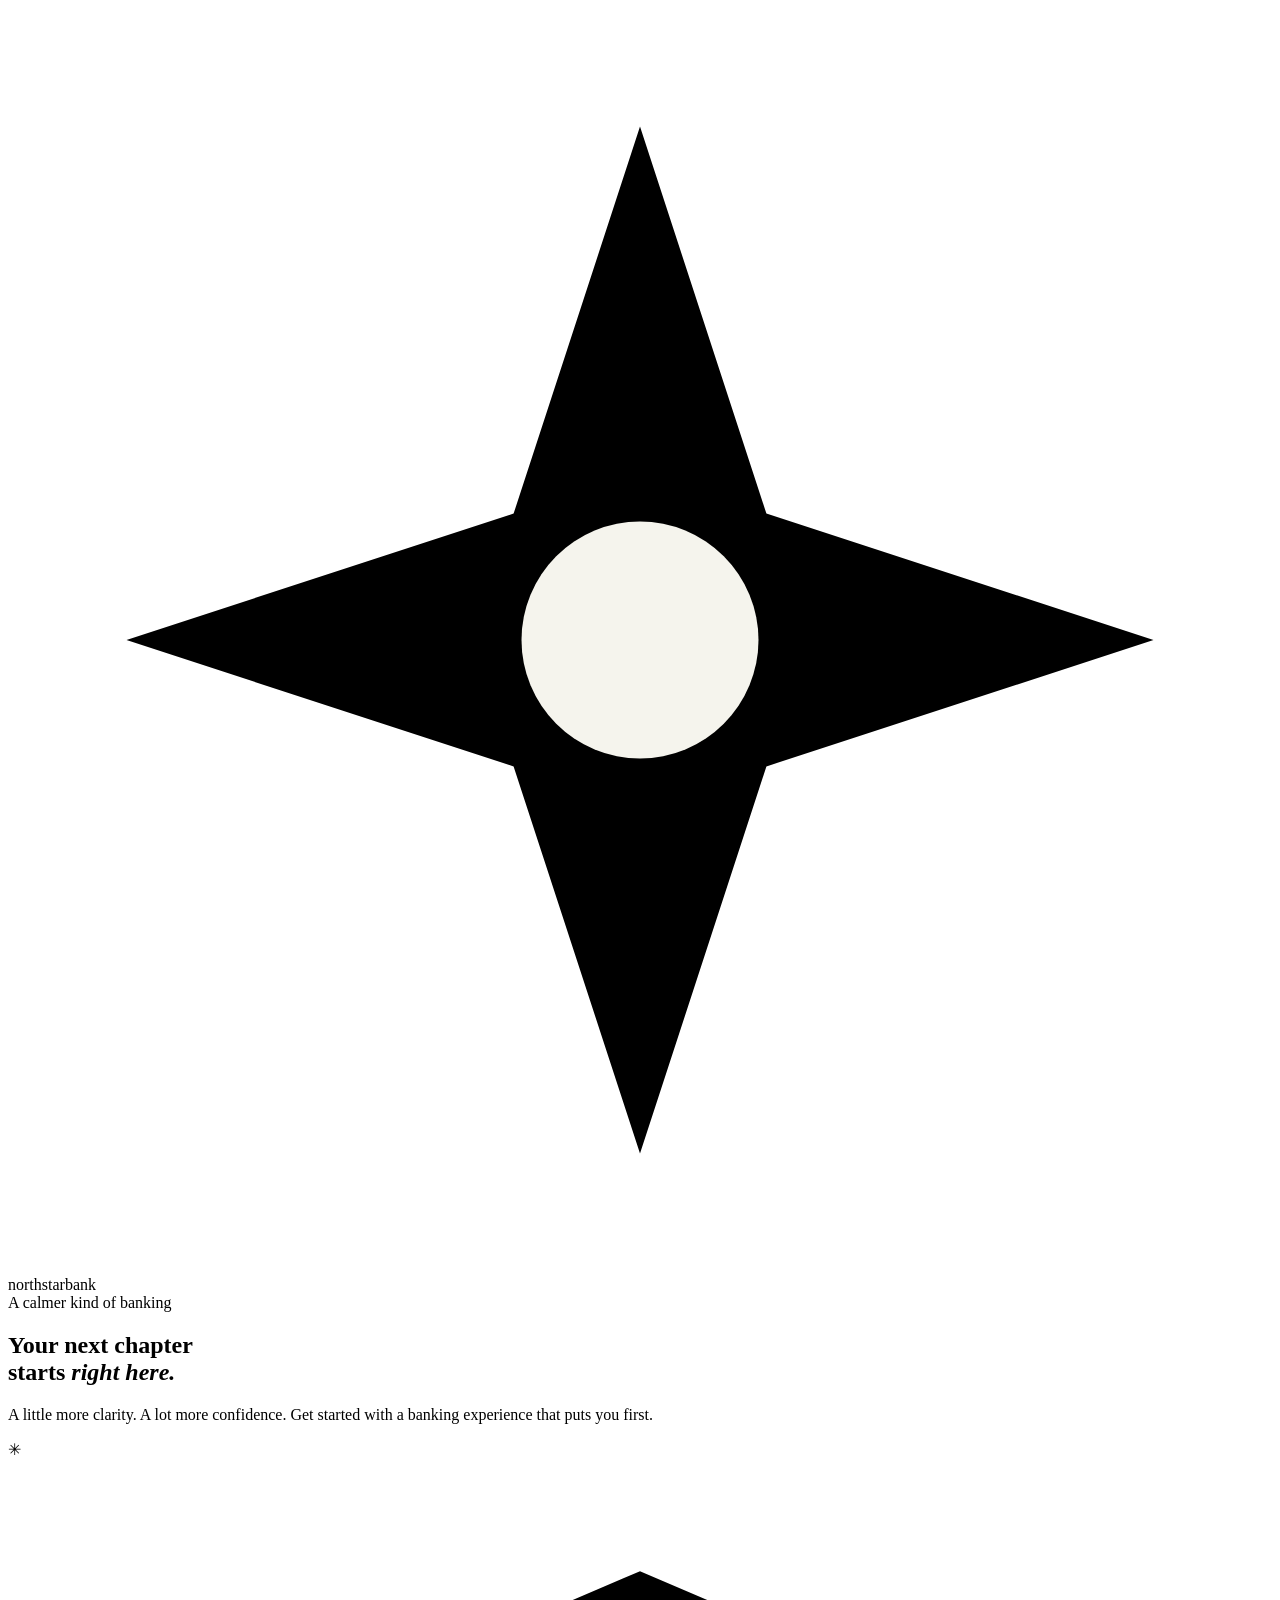
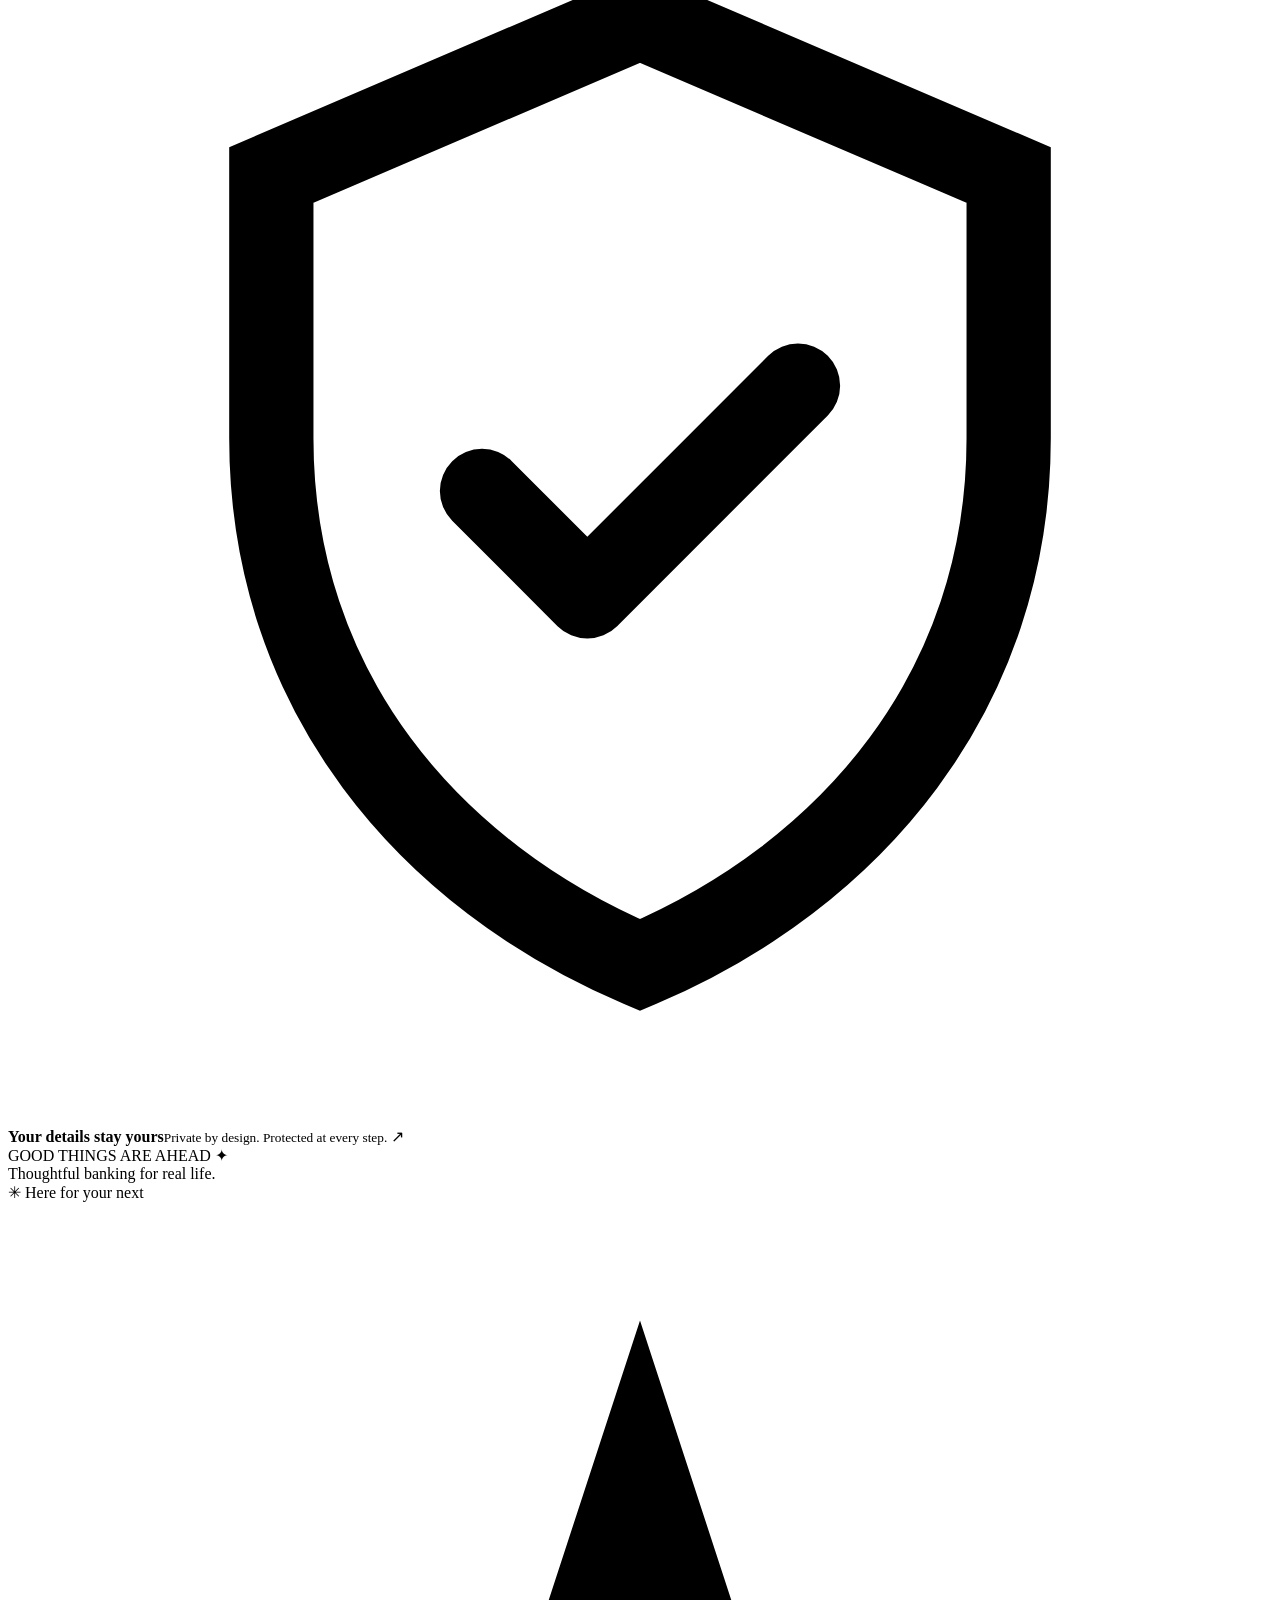
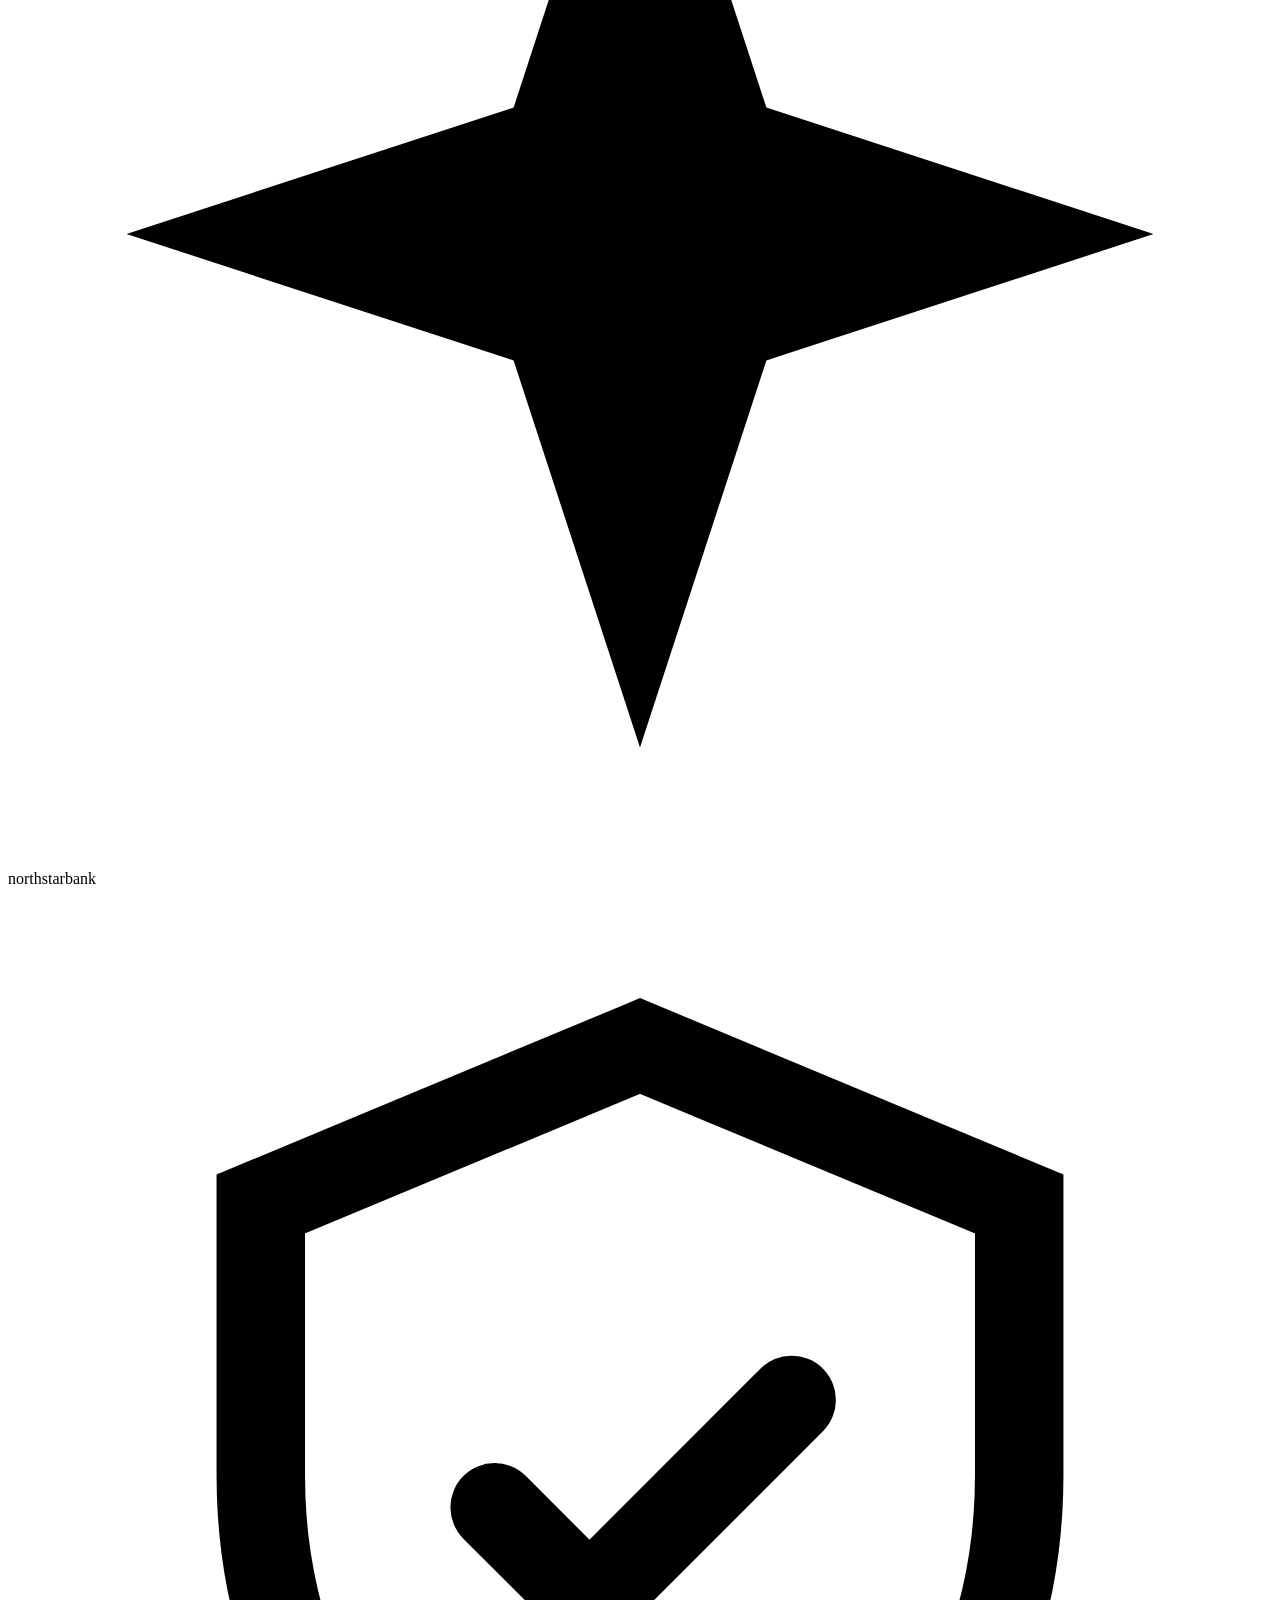
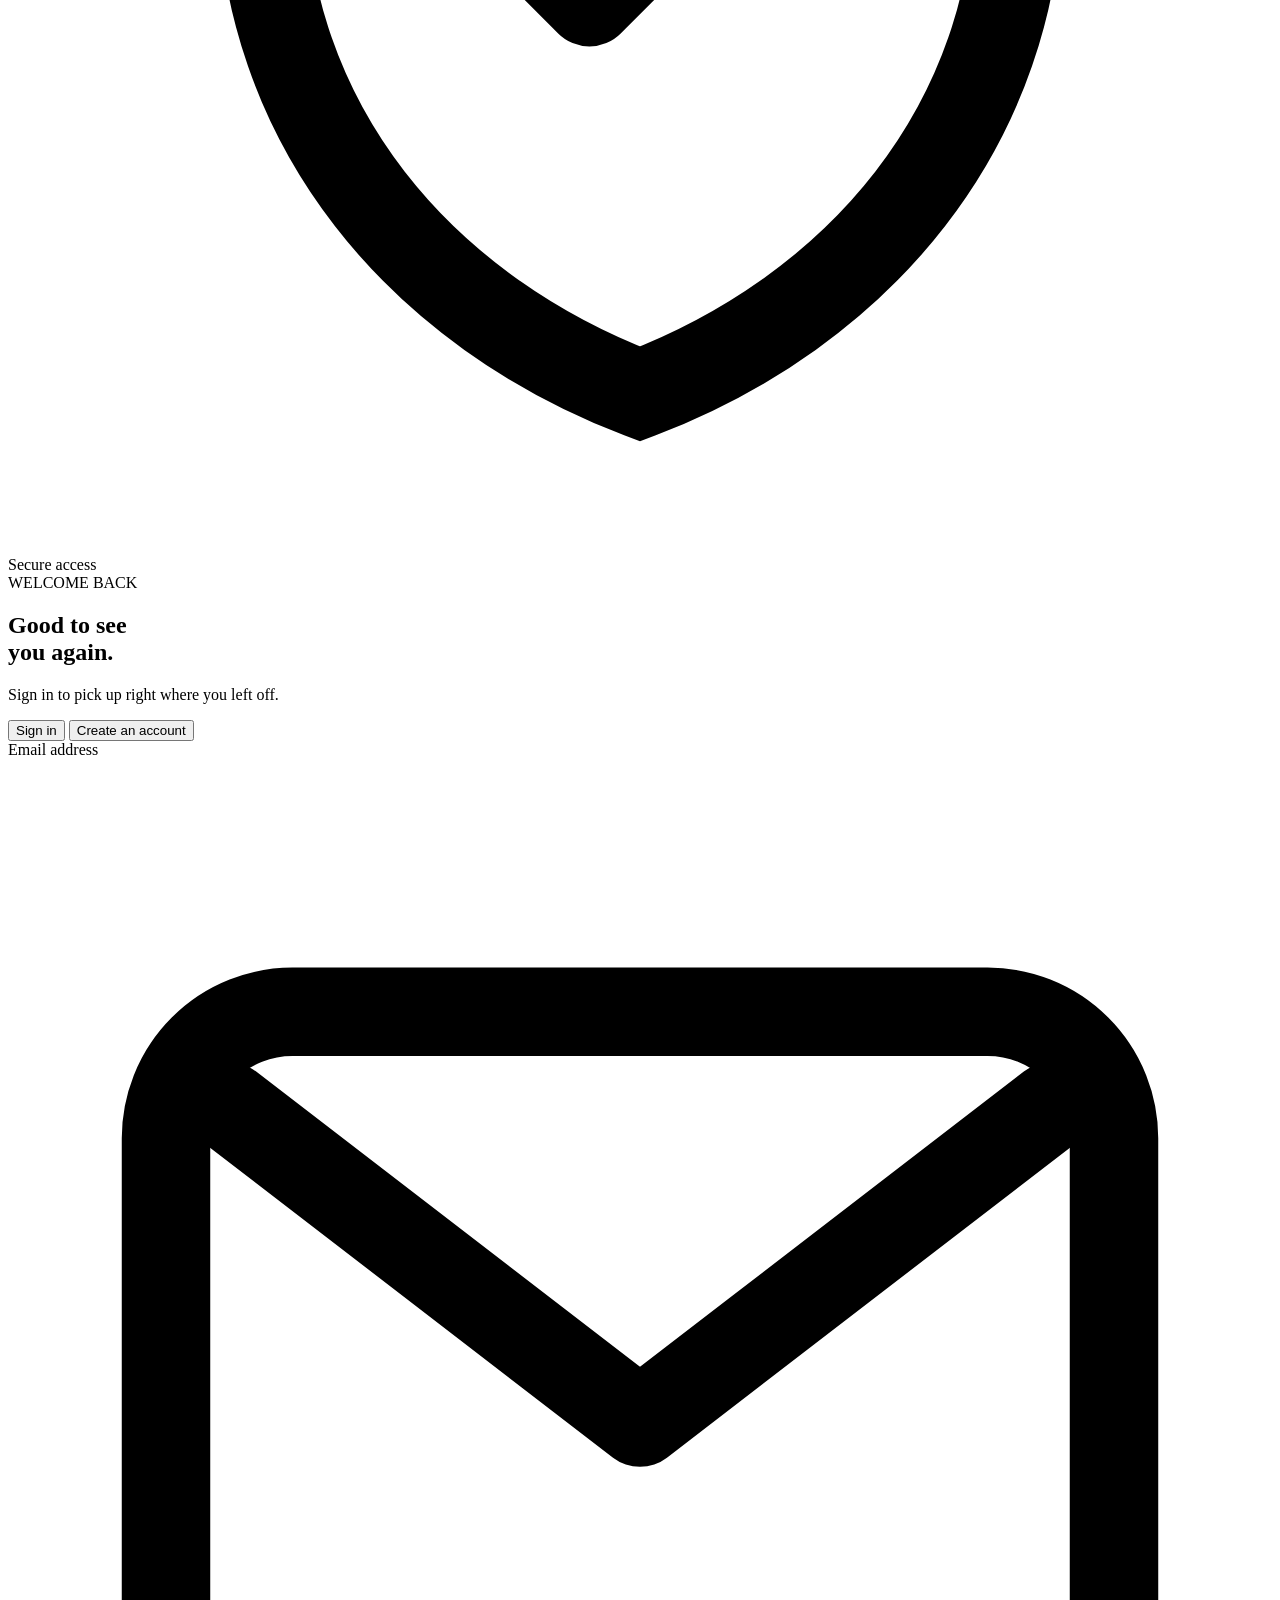
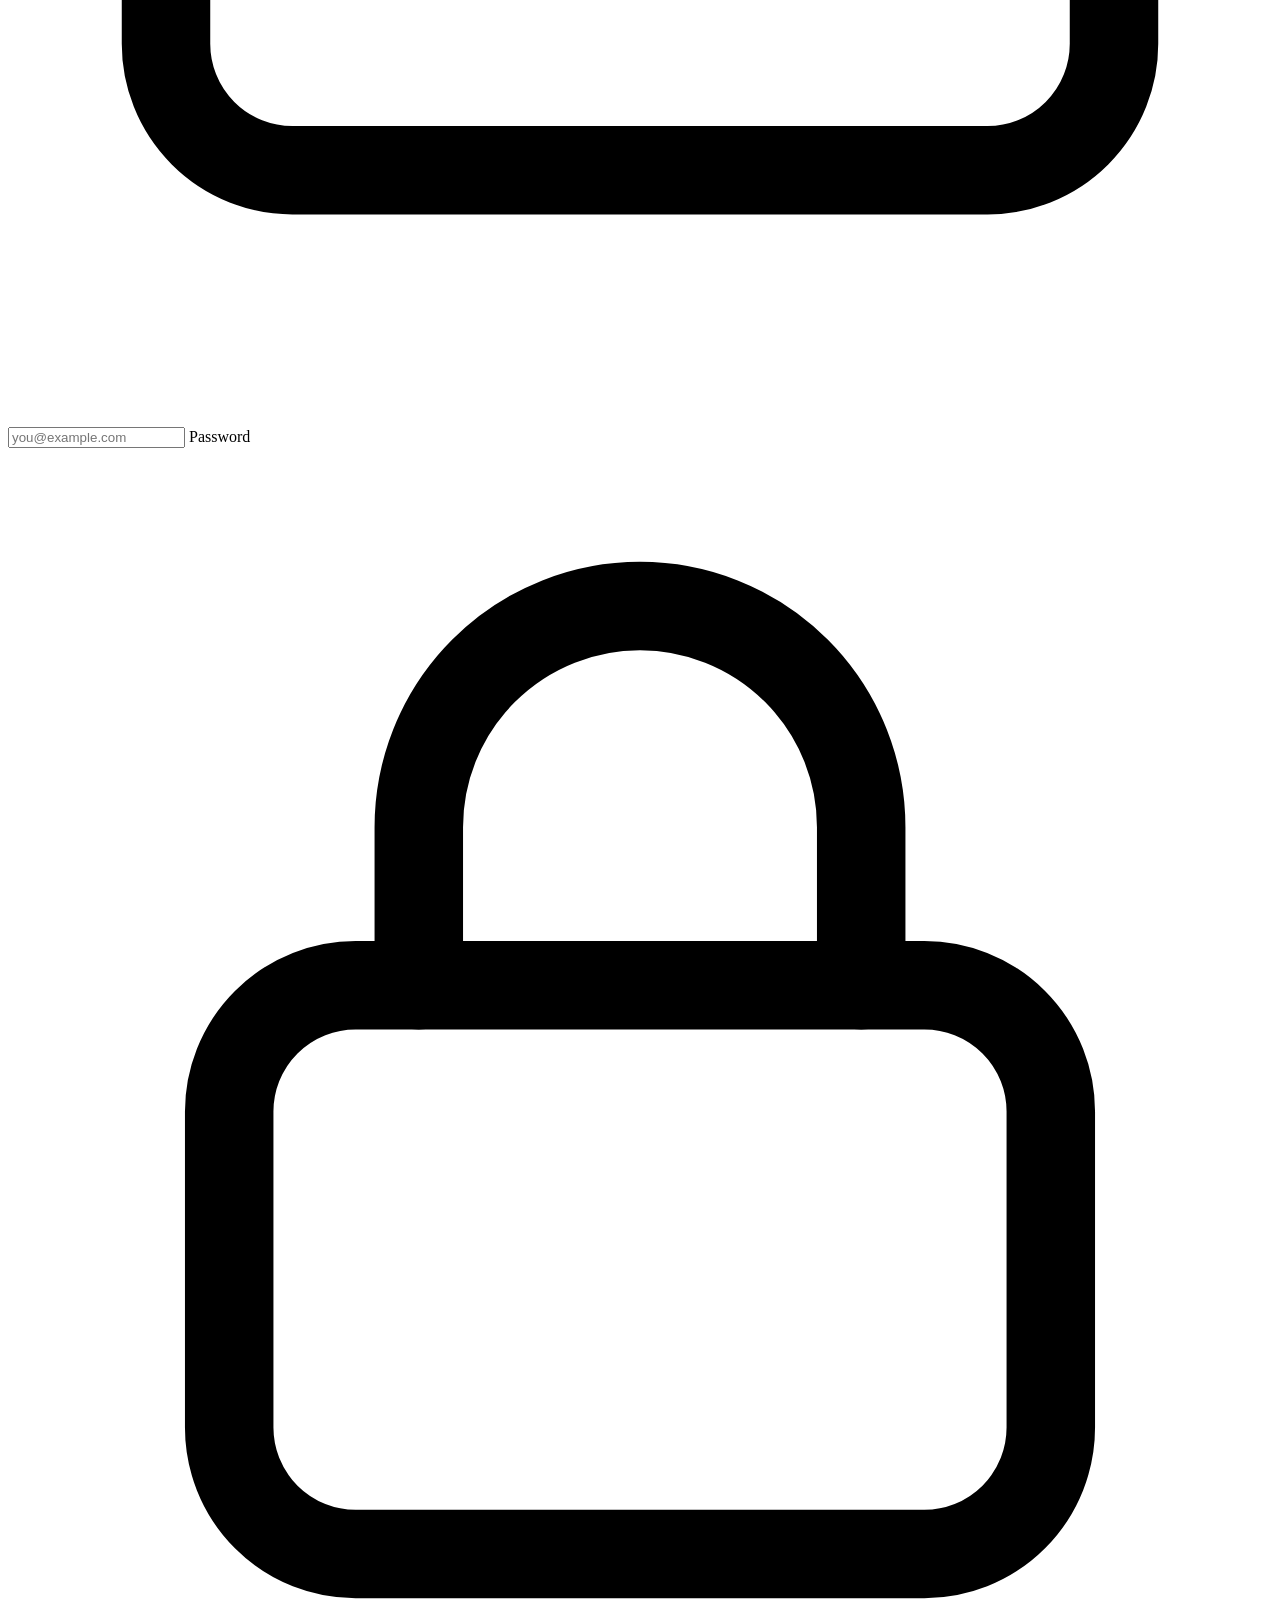
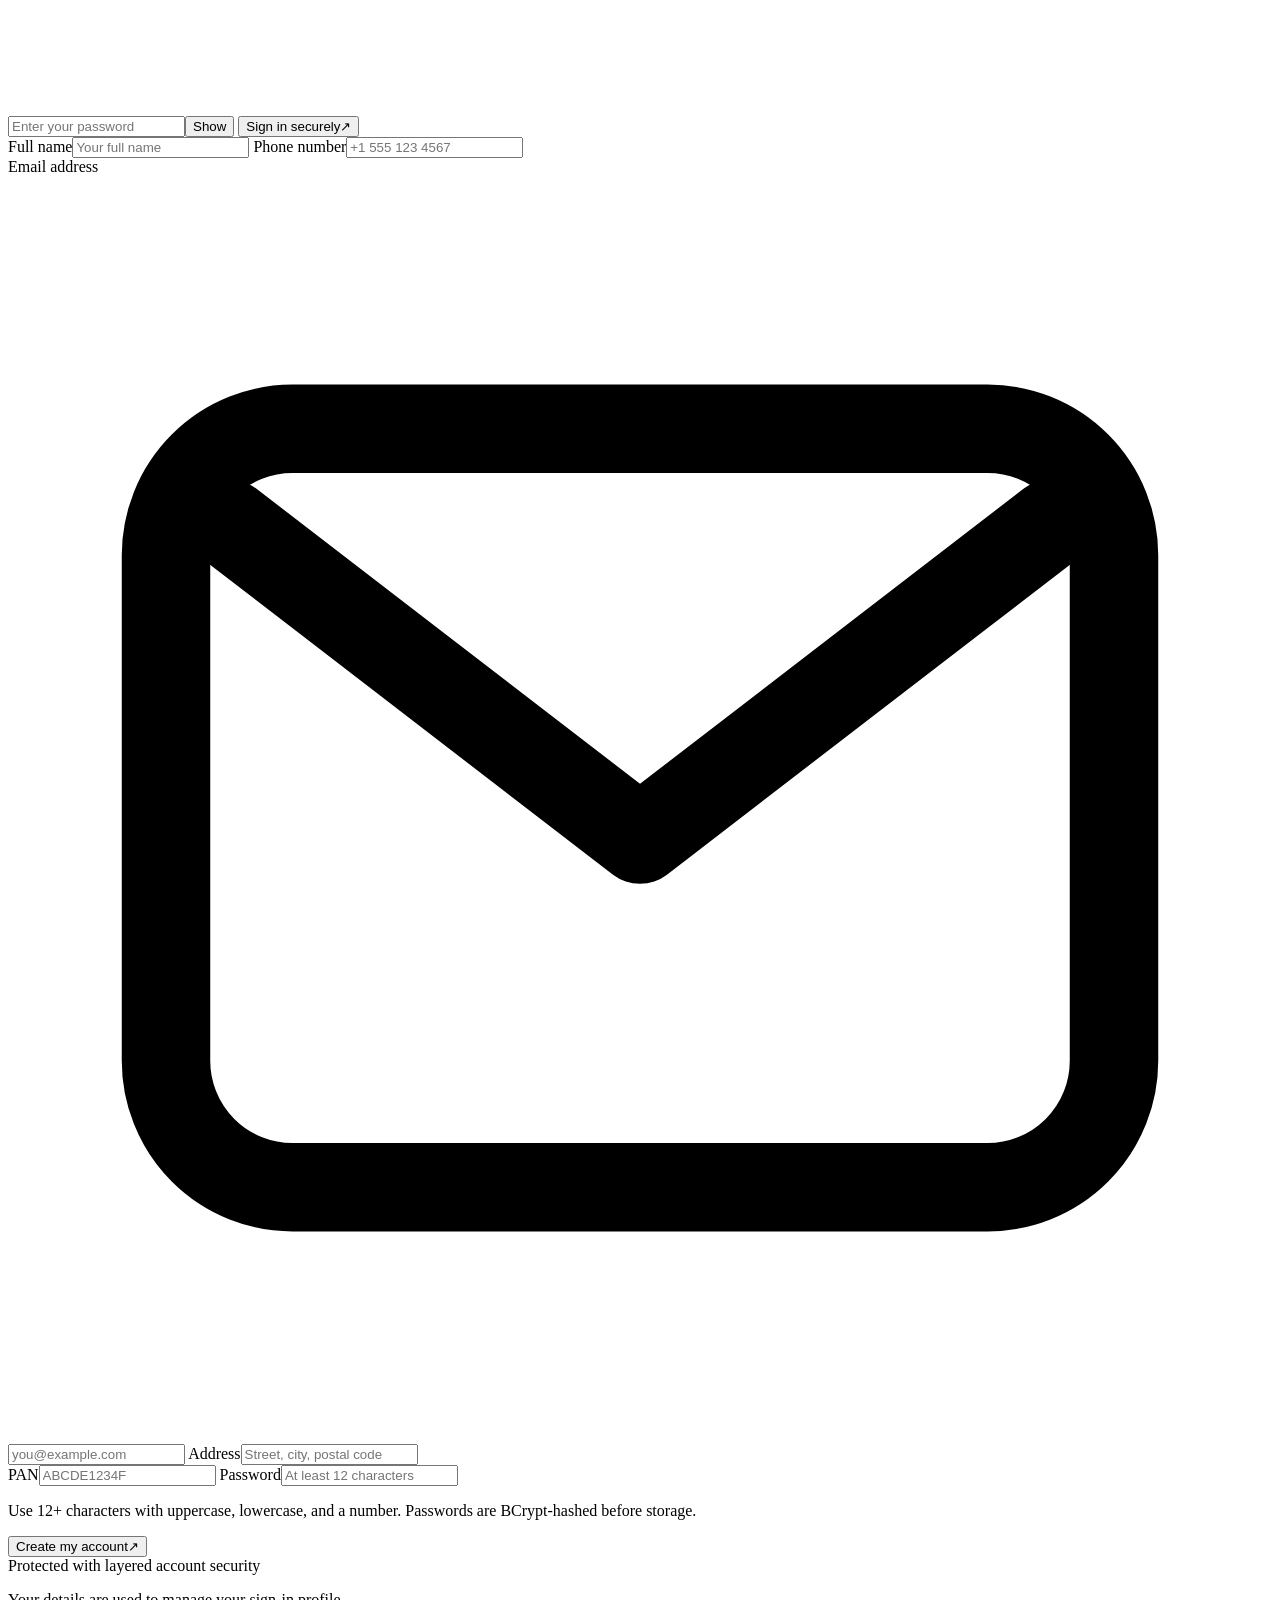
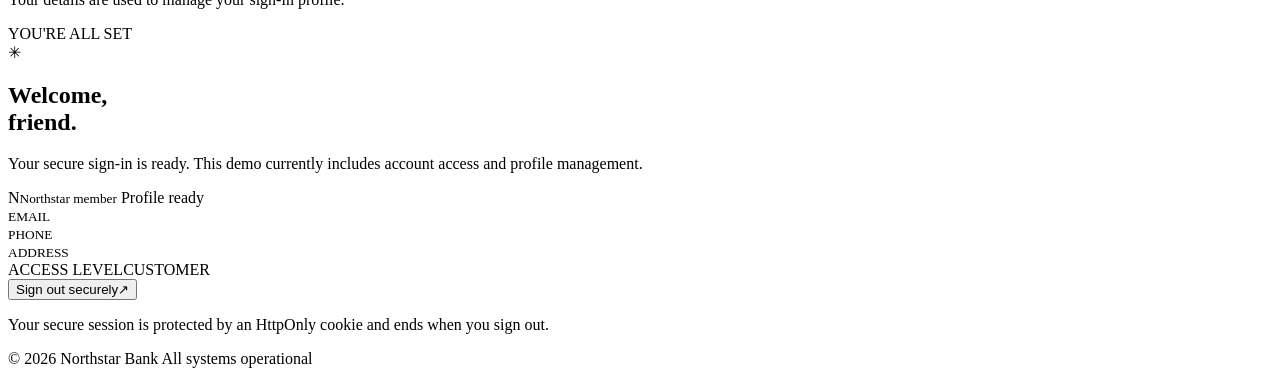
<file: banking-management-system/src/main/resources/templates/index.html>
<!doctype html>
<html lang="en" xmlns:th="http://www.thymeleaf.org">
<head>
	<meta charset="utf-8">
	<meta name="viewport" content="width=device-width, initial-scale=1">
	<meta name="theme-color" content="#f5f4ed">
	<meta name="description" content="Secure access to your banking profile.">
	<title>Northstar Bank — Your money, in good hands</title>
	<link rel="stylesheet" th:href="@{/css/styles.css}">
<script th:src="@{/js/app.js}" defer></script>
</head>
<body th:attr="data-mode=${registerMode ? 'register' : 'login'}">
	<main class="shell">
		<section class="story-panel" aria-label="Northstar Bank">
			<div class="brand">
				<span class="brand-mark" aria-hidden="true">
					<svg viewBox="0 0 32 32" fill="none"><path d="M16 3 19.2 12.8 29 16l-9.8 3.2L16 29l-3.2-9.8L3 16l9.8-3.2L16 3Z" fill="currentColor"/><circle cx="16" cy="16" r="3" fill="#F5F4ED"/></svg>
				</span>
				<span>northstar<span class="brand-light">bank</span></span>
			</div>

			<div class="story-copy">
				<span class="eyebrow"><span class="eyebrow-dot"></span> A calmer kind of banking</span>
				<h1>Your next chapter<br>starts <em>right here.</em></h1>
				<p>A little more clarity. A lot more confidence. Get started with a banking experience that puts you first.</p>
			</div>

			<div class="visual-card" aria-hidden="true">
				<div class="orbit orbit-one"></div>
				<div class="orbit orbit-two"></div>
				<div class="visual-star">✳</div>
				<div class="visual-note">
					<span class="note-icon">
						<svg viewBox="0 0 24 24" fill="none"><path d="M12 3 5 6v5c0 4.8 3 8.3 7 10 4-1.7 7-5.2 7-10V6l-7-3Z" stroke="currentColor" stroke-width="1.6"/><path d="m9 12 2 2 4-4" stroke="currentColor" stroke-width="1.6" stroke-linecap="round" stroke-linejoin="round"/></svg>
					</span>
					<span><strong>Your details stay yours</strong><small>Private by design. Protected at every step.</small></span>
					<span class="note-arrow">↗</span>
				</div>
				<div class="visual-caption">GOOD THINGS ARE AHEAD <span>✦</span></div>
			</div>

			<div class="story-footer">
				<span>Thoughtful banking for real life.</span>
				<div><span class="footer-spark">✳</span> Here for your next</div>
			</div>
		</section>

		<section class="form-panel">
			<div class="form-topline">
				<span class="mobile-brand"><span class="brand-mark"><svg viewBox="0 0 32 32" fill="none"><path d="M16 3 19.2 12.8 29 16l-9.8 3.2L16 29l-3.2-9.8L3 16l9.8-3.2L16 3Z" fill="currentColor"/></svg></span> northstar<span class="brand-light">bank</span></span>
				<span class="secure-label"><svg viewBox="0 0 20 20" fill="none"><path d="M10 2.5 4 5v4.3c0 4 2.6 6.9 6 8.2 3.4-1.3 6-4.2 6-8.2V5l-6-2.5Z" stroke="currentColor" stroke-width="1.4"/><path d="m7.7 9.8 1.5 1.5 3.2-3.2" stroke="currentColor" stroke-width="1.4" stroke-linecap="round" stroke-linejoin="round"/></svg> Secure access</span>
			</div>

			<div class="auth-content" id="authView" th:if="${currentUser == null}">
				<div class="heading-block">
					<span class="eyebrow form-eyebrow" id="formEyebrow">WELCOME BACK</span>
					<h2 id="formTitle">Good to see<br>you again.</h2>
					<p id="formSubtitle">Sign in to pick up right where you left off.</p>
				</div>

				<div class="mode-switch" role="tablist" aria-label="Choose sign in or account creation">
					<button class="mode-button active" id="loginTab" role="tab" aria-selected="true" type="button">Sign in</button>
					<button class="mode-button" id="registerTab" role="tab" aria-selected="false" type="button">Create an account</button>
				</div>

				<div class="notice" id="notice" role="alert" aria-live="polite"
					 th:if="${noticeMessage != null}"
					 th:classappend="${noticeSuccess} ? ' success' : ''"
					 th:text="${noticeMessage}"></div>

				<form id="loginForm" class="auth-form" th:action="@{/login}" method="post" novalidate>
					<input type="hidden" th:name="${_csrf.parameterName}" th:value="${_csrf.token}">
					<label class="field">
						<span>Email address</span>
						<span class="input-wrap"><svg viewBox="0 0 20 20" fill="none" aria-hidden="true"><rect x="2.5" y="4" width="15" height="12" rx="2" stroke="currentColor" stroke-width="1.4"/><path d="m3.5 5.5 6.5 5 6.5-5" stroke="currentColor" stroke-width="1.4" stroke-linecap="round" stroke-linejoin="round"/></svg><input name="username" type="email" autocomplete="username" placeholder="you@example.com" maxlength="254" required></span>
					</label>
					<label class="field">
						<span>Password</span>
						<span class="input-wrap"><svg viewBox="0 0 20 20" fill="none" aria-hidden="true"><rect x="3.5" y="8.5" width="13" height="9" rx="2" stroke="currentColor" stroke-width="1.4"/><path d="M6.5 8.5V6a3.5 3.5 0 0 1 7 0v2.5" stroke="currentColor" stroke-width="1.4" stroke-linecap="round"/></svg><input name="password" type="password" autocomplete="current-password" placeholder="Enter your password" minlength="8" maxlength="72" required><button class="password-toggle" type="button" aria-label="Show password" data-toggle-password>Show</button></span>
					</label>
					<button class="submit-button" type="submit"><span>Sign in securely</span><span class="button-arrow">↗</span></button>
				</form>

				<form id="registerForm" class="auth-form" th:action="@{/register}" method="post"
					  th:hidden="${!registerMode}" novalidate>
					<input type="hidden" th:name="${_csrf.parameterName}" th:value="${_csrf.token}">
					<div class="field-row">
						<label class="field"><span>Full name</span><span class="input-wrap"><input name="fullName" autocomplete="name" placeholder="Your full name" maxlength="120" required></span></label>
						<label class="field"><span>Phone number</span><span class="input-wrap"><input name="phone" type="tel" autocomplete="tel" placeholder="+1 555 123 4567" maxlength="20" required></span></label>
					</div>
					<label class="field"><span>Email address</span><span class="input-wrap"><svg viewBox="0 0 20 20" fill="none" aria-hidden="true"><rect x="2.5" y="4" width="15" height="12" rx="2" stroke="currentColor" stroke-width="1.4"/><path d="m3.5 5.5 6.5 5 6.5-5" stroke="currentColor" stroke-width="1.4" stroke-linecap="round" stroke-linejoin="round"/></svg><input name="email" type="email" autocomplete="email" placeholder="you@example.com" maxlength="254" required></span></label>
					<label class="field"><span>Address</span><span class="input-wrap"><input name="address" autocomplete="street-address" placeholder="Street, city, postal code" maxlength="300" required></span></label>
					<div class="field-row">
						<label class="field"><span>PAN</span><span class="input-wrap"><input name="pan" autocomplete="off" placeholder="ABCDE1234F" pattern="[A-Za-z]{5}[0-9]{4}[A-Za-z]" maxlength="10" minlength="10" required></span></label>
						<label class="field"><span>Password</span><span class="input-wrap"><input name="password" type="password" autocomplete="new-password" placeholder="At least 12 characters" minlength="12" maxlength="72" required></span></label>
					</div>
					<p class="field-hint">Use 12+ characters with uppercase, lowercase, and a number. Passwords are BCrypt-hashed before storage.</p>
					<button class="submit-button" type="submit"><span>Create my account</span><span class="button-arrow">↗</span></button>
				</form>

				<div class="form-legal"><span class="legal-line"></span><span>Protected with layered account security</span><span class="legal-line"></span></div>
				<p class="terms">Your details are used to manage your sign-in profile.</p>
			</div>

			<div class="dashboard-content" id="dashboardView" th:if="${currentUser != null}">
				<span class="eyebrow form-eyebrow">YOU'RE ALL SET</span>
				<div class="welcome-mark" aria-hidden="true">✳</div>
				<h2 class="dashboard-title">Welcome,<br><span id="profileName" th:text="${currentUser.fullName}">friend</span>.</h2>
				<p class="dashboard-subtitle">Your secure sign-in is ready. This demo currently includes account access and profile management.</p>
				<div class="profile-card">
					<div class="profile-heading"><span class="profile-avatar" id="profileInitials" th:text="${#strings.substring(currentUser.fullName, 0, 1)}">N</span><span><strong id="profileFullName" th:text="${currentUser.fullName}"></strong><small>Northstar member</small></span>					<span class="verified-badge">Profile ready</span></div>
					<div class="profile-details"><div><small>EMAIL</small><span id="profileEmail" th:text="${currentUser.email}"></span></div><div><small>PHONE</small><span id="profilePhone" th:text="${currentUser.phone}"></span></div><div><small>ADDRESS</small><span id="profileAddress" th:text="${currentUser.address}"></span></div></div>
					<div class="profile-role"><span>ACCESS LEVEL</span><span id="profileRole" th:text="${currentUser.role}">CUSTOMER</span></div>
				</div>
				<form th:action="@{/logout}" method="post">
					<input type="hidden" th:name="${_csrf.parameterName}" th:value="${_csrf.token}">
					<button class="submit-button signout-button" id="signOutButton" type="submit"><span>Sign out securely</span><span class="button-arrow">↗</span></button>
				</form>
				<p class="terms">Your secure session is protected by an HttpOnly cookie and ends when you sign out.</p>
			</div>

			<div class="form-bottom"><span>© 2026 Northstar Bank</span><span><i></i> All systems operational</span></div>
		</section>
	</main>
</body>
</html>
</file>
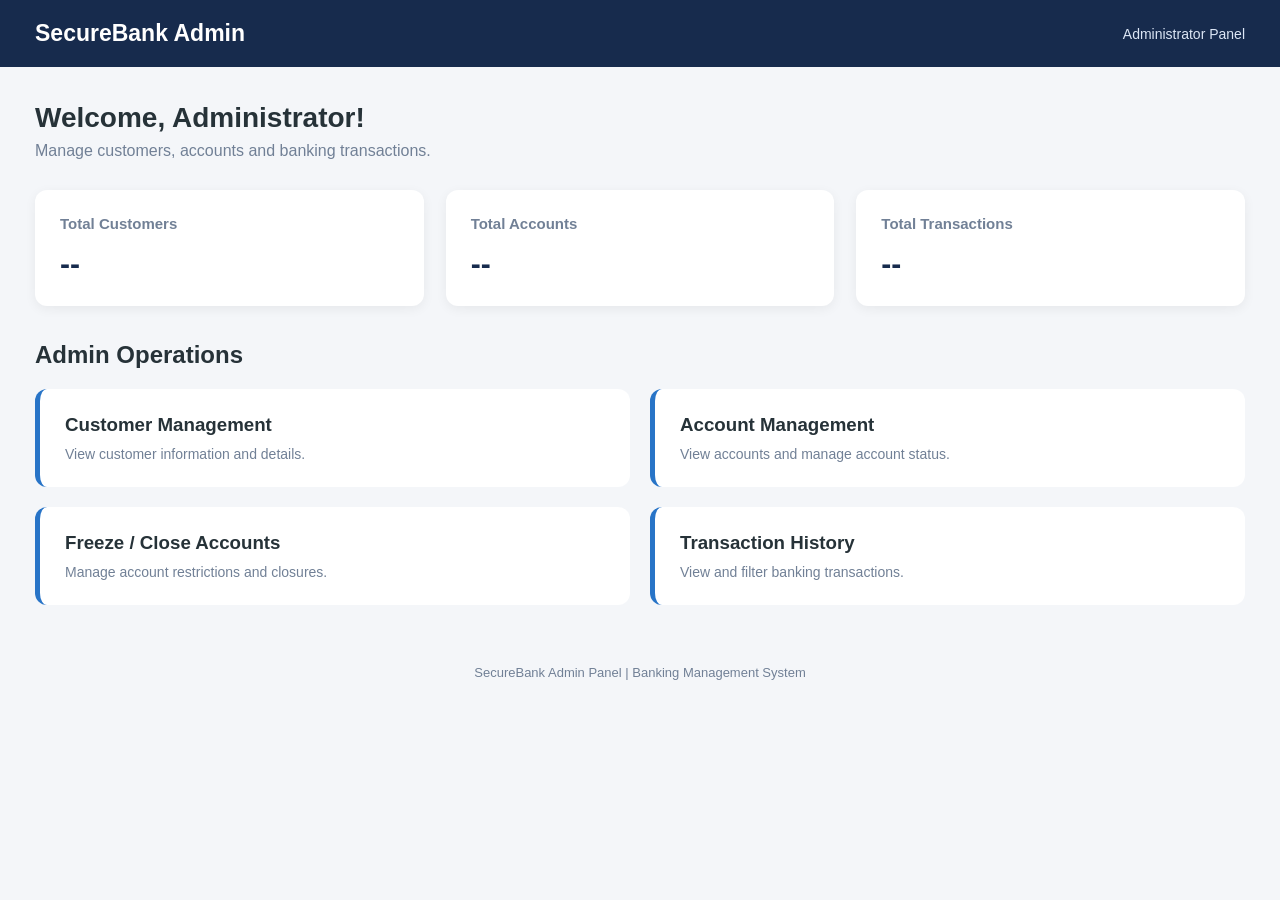
<file: banking-management-system/admin-service/src/main/resources/templates/admin-dashboard.html>
<!DOCTYPE html>
<html lang="en" xmlns:th="http://www.thymeleaf.org">
<head>
    <meta charset="UTF-8">
    <meta name="viewport" content="width=device-width, initial-scale=1.0">
    <title>Admin Dashboard | SecureBank</title>

    <style>
        * {
            margin: 0;
            padding: 0;
            box-sizing: border-box;
            font-family: Arial, sans-serif;
        }

        body {
            background: #f4f6f9;
            color: #263238;
        }

        .navbar {
            background: #172b4d;
            color: white;
            padding: 20px 35px;
            display: flex;
            justify-content: space-between;
            align-items: center;
        }

        .navbar h2 {
            font-size: 23px;
        }

        .navbar span {
            font-size: 14px;
            color: #dce6f5;
        }

        .container {
            padding: 35px;
        }

        .welcome {
            margin-bottom: 30px;
        }

        .welcome h1 {
            font-size: 28px;
            margin-bottom: 8px;
        }

        .welcome p {
            color: #718096;
        }

        .cards {
            display: grid;
            grid-template-columns: repeat(3, 1fr);
            gap: 22px;
        }

        .card {
            background: white;
            padding: 25px;
            border-radius: 12px;
            box-shadow: 0 3px 12px rgba(0, 0, 0, 0.06);
        }

        .card h3 {
            color: #718096;
            font-size: 15px;
            margin-bottom: 15px;
        }

        .card h2 {
            font-size: 30px;
            color: #172b4d;
        }

        .actions {
            margin-top: 35px;
        }

        .actions h2 {
            margin-bottom: 20px;
        }

        .action-grid {
            display: grid;
            grid-template-columns: repeat(2, 1fr);
            gap: 20px;
        }

        .action-box {
            background: white;
            padding: 25px;
            border-radius: 12px;
            border-left: 5px solid #2874c7;
        }

        .action-box h3 {
            margin-bottom: 10px;
        }

        .action-box p {
            color: #718096;
            font-size: 14px;
        }

        .footer {
            text-align: center;
            padding: 25px;
            color: #718096;
            font-size: 13px;
        }

        @media (max-width: 700px) {
            .cards,
            .action-grid {
                grid-template-columns: 1fr;
            }

            .container {
                padding: 20px;
            }
        }
    </style>
</head>

<body>

<header class="navbar">
    <h2>SecureBank Admin</h2>
    <span>Administrator Panel</span>
</header>

<main class="container">

    <section class="welcome">
        <h1>Welcome, Administrator!</h1>
        <p>Manage customers, accounts and banking transactions.</p>
    </section>

    <section class="cards">

        <div class="card">
            <h3>Total Customers</h3>
            <h2>--</h2>
        </div>

        <div class="card">
            <h3>Total Accounts</h3>
            <h2>--</h2>
        </div>

        <div class="card">
            <h3>Total Transactions</h3>
            <h2>--</h2>
        </div>

    </section>

    <section class="actions">

        <h2>Admin Operations</h2>

        <div class="action-grid">

            <div class="action-box">
                <h3>Customer Management</h3>
                <p>View customer information and details.</p>
            </div>

            <div class="action-box">
                <h3>Account Management</h3>
                <p>View accounts and manage account status.</p>
            </div>

            <div class="action-box">
                <h3>Freeze / Close Accounts</h3>
                <p>Manage account restrictions and closures.</p>
            </div>

            <div class="action-box">
                <h3>Transaction History</h3>
                <p>View and filter banking transactions.</p>
            </div>

        </div>

    </section>

</main>

<footer class="footer">
    SecureBank Admin Panel | Banking Management System
</footer>

</body>
</html>
</file>
